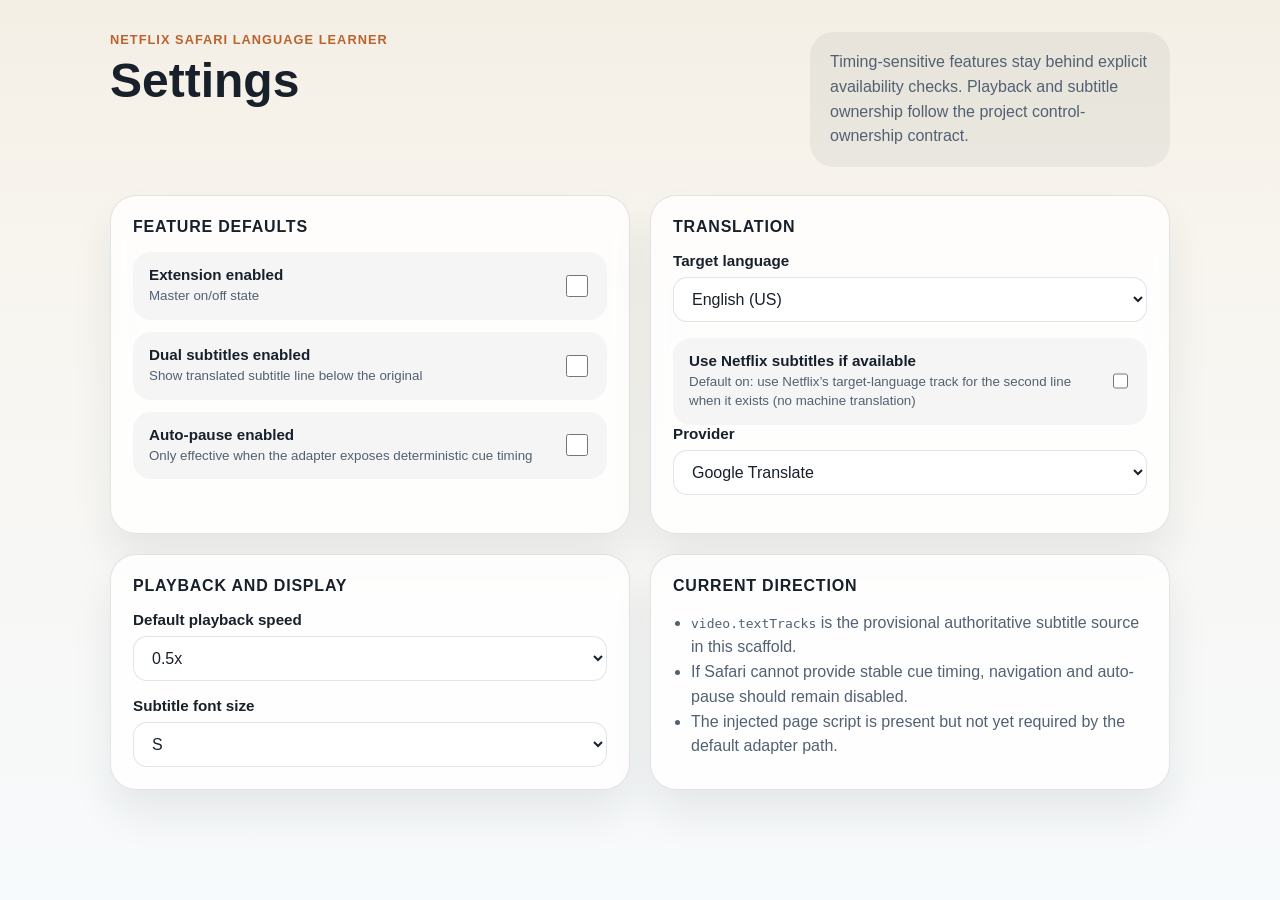
<file: options/index.html>
<!DOCTYPE html>
<html lang="en">
<head>
  <meta charset="UTF-8">
  <meta name="viewport" content="width=device-width, initial-scale=1.0">
  <title>Netflix Language Learner Settings</title>
  <link rel="stylesheet" href="options.css">
</head>
<body>
  <div class="page">
    <header class="masthead">
      <div>
        <p class="eyebrow">Netflix Safari Language Learner</p>
        <h1>Settings</h1>
      </div>
      <p class="lede">Timing-sensitive features stay behind explicit availability checks. Playback and subtitle ownership follow the project control-ownership contract.</p>
    </header>

    <main class="layout">
      <section class="panel">
        <h2>Feature Defaults</h2>
        <div class="toggle-list">
          <label class="toggle-row">
            <span>
              <strong>Extension enabled</strong>
              <small>Master on/off state</small>
            </span>
            <input id="extension-enabled" type="checkbox">
          </label>
          <label class="toggle-row">
            <span>
              <strong>Dual subtitles enabled</strong>
              <small>Show translated subtitle line below the original</small>
            </span>
            <input id="dual-sub-enabled" type="checkbox">
          </label>
          <label class="toggle-row">
            <span>
              <strong>Auto-pause enabled</strong>
              <small>Only effective when the adapter exposes deterministic cue timing</small>
            </span>
            <input id="auto-pause-enabled" type="checkbox">
          </label>
        </div>
      </section>

      <section class="panel">
        <h2>Translation</h2>
        <div class="field">
          <label for="target-language">Target language</label>
          <select id="target-language"></select>
        </div>
        <label class="toggle-row">
          <span>
            <strong>Use Netflix subtitles if available</strong>
            <small>Default on: use Netflix’s target-language track for the second line when it exists (no machine translation)</small>
          </span>
          <input id="use-netflix-target-subtitles-if-available" type="checkbox">
        </label>
        <div class="field">
          <label for="translation-provider">Provider</label>
          <select id="translation-provider"></select>
        </div>
        <div id="provider-link-wrap" class="hint hidden">
          <a id="provider-link" target="_blank" rel="noopener noreferrer">Get API key</a>
        </div>
        <div id="api-key-field" class="field hidden">
          <label for="provider-api-key">Provider API key</label>
          <input id="provider-api-key" type="password" autocomplete="off" spellcheck="false">
        </div>
        <div id="gemini-model-field" class="field hidden">
          <label for="gemini-model">Gemini model</label>
          <select id="gemini-model"></select>
        </div>
        <div id="grok-model-field" class="field hidden">
          <label for="grok-model">Grok model</label>
          <select id="grok-model"></select>
        </div>
      </section>

      <section class="panel">
        <h2>Playback And Display</h2>
        <div class="field">
          <label for="playback-speed">Default playback speed</label>
          <select id="playback-speed">
            <option value="0.5">0.5x</option>
            <option value="0.75">0.75x</option>
            <option value="1">1x</option>
            <option value="1.25">1.25x</option>
            <option value="1.5">1.5x</option>
            <option value="1.75">1.75x</option>
            <option value="2">2x</option>
          </select>
        </div>
        <div class="field">
          <label for="subtitle-font-size">Subtitle font size</label>
          <select id="subtitle-font-size"></select>
        </div>
      </section>

      <section class="panel panel-note">
        <h2>Current direction</h2>
        <ul>
          <li><code>video.textTracks</code> is the provisional authoritative subtitle source in this scaffold.</li>
          <li>If Safari cannot provide stable cue timing, navigation and auto-pause should remain disabled.</li>
          <li>The injected page script is present but not yet required by the default adapter path.</li>
        </ul>
      </section>
    </main>
  </div>

  <script src="../utils/language-utils.js"></script>
  <script src="../utils/extension-api.js"></script>
  <script src="options.js"></script>
</body>
</html>
</file>
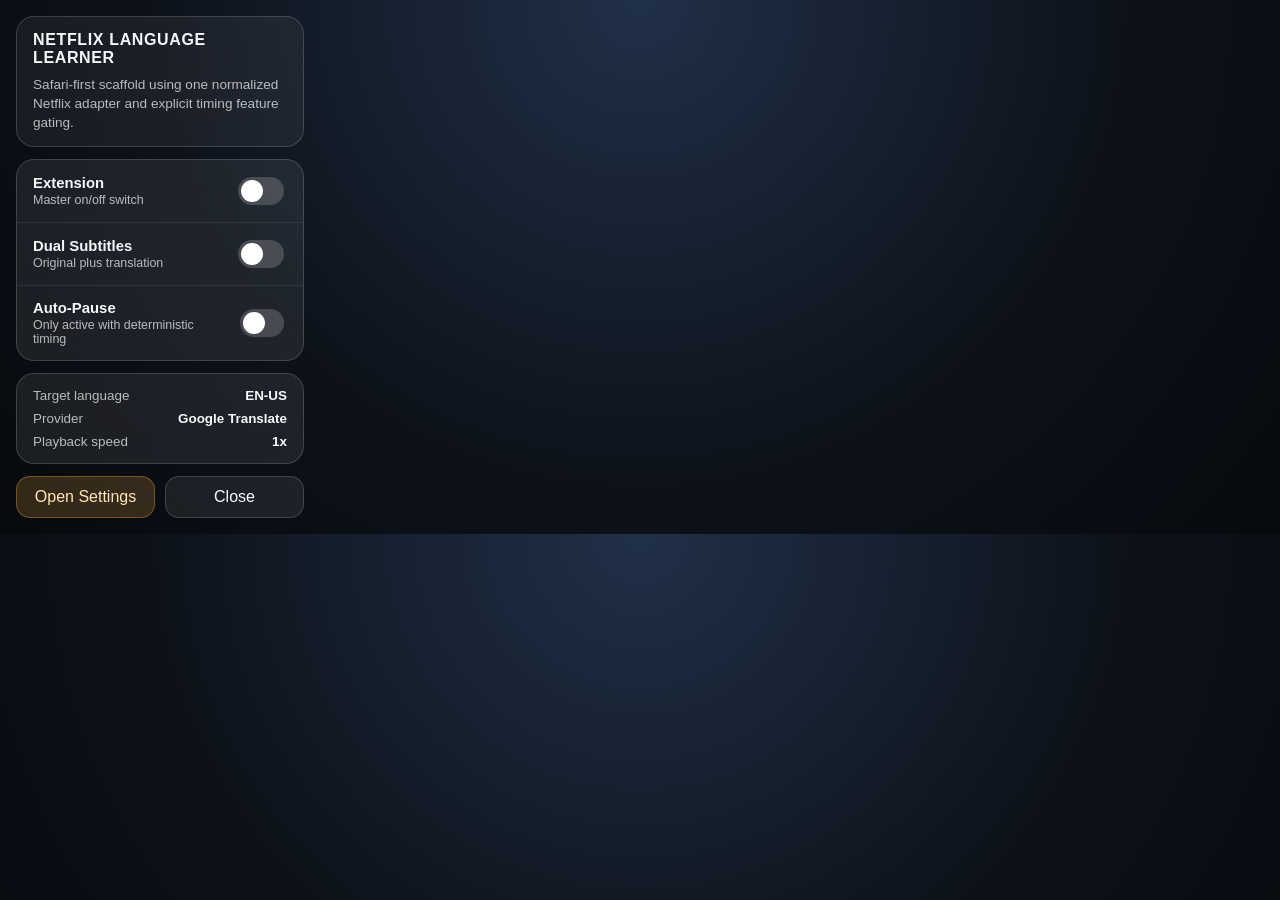
<file: popup.html>
<!DOCTYPE html>
<html lang="en">
<head>
  <meta charset="UTF-8">
  <meta name="viewport" content="width=device-width, initial-scale=1.0">
  <title>Netflix Language Learner</title>
  <style>
    :root {
      --popup-bg: radial-gradient(circle at top, #203048 0%, #0d121a 58%, #07090d 100%);
      --popup-surface: rgba(255, 255, 255, 0.08);
      --popup-border: rgba(255, 255, 255, 0.16);
      --popup-text: #f6f8fb;
      --popup-muted: rgba(246, 248, 251, 0.72);
      --popup-accent: #ffb347;
    }

    * {
      box-sizing: border-box;
    }

    body {
      margin: 0;
      width: 320px;
      min-height: 340px;
      padding: 16px;
      background: var(--popup-bg);
      color: var(--popup-text);
      font-family: "Avenir Next", "Segoe UI", sans-serif;
    }

    .popup {
      display: flex;
      flex-direction: column;
      gap: 12px;
    }

    .hero {
      padding: 14px 16px;
      border: 1px solid var(--popup-border);
      border-radius: 18px;
      background: rgba(255, 255, 255, 0.06);
      backdrop-filter: blur(16px);
    }

    .hero h1 {
      margin: 0;
      font-size: 1rem;
      letter-spacing: 0.04em;
      text-transform: uppercase;
    }

    .hero p {
      margin: 8px 0 0;
      color: var(--popup-muted);
      font-size: 0.85rem;
      line-height: 1.4;
    }

    .card {
      border: 1px solid var(--popup-border);
      border-radius: 18px;
      background: var(--popup-surface);
      backdrop-filter: blur(16px);
      overflow: hidden;
    }

    .row {
      display: flex;
      align-items: center;
      justify-content: space-between;
      gap: 12px;
      padding: 14px 16px;
    }

    .row + .row {
      border-top: 1px solid rgba(255, 255, 255, 0.08);
    }

    .label {
      display: flex;
      flex-direction: column;
      gap: 2px;
    }

    .label strong {
      font-size: 0.93rem;
      font-weight: 600;
    }

    .label span {
      color: var(--popup-muted);
      font-size: 0.78rem;
    }

    .switch {
      appearance: none;
      width: 46px;
      height: 28px;
      border-radius: 999px;
      background: rgba(255, 255, 255, 0.18);
      position: relative;
      cursor: pointer;
      transition: background 0.2s ease;
    }

    .switch::after {
      content: "";
      position: absolute;
      top: 3px;
      left: 3px;
      width: 22px;
      height: 22px;
      border-radius: 50%;
      background: white;
      transition: transform 0.2s ease;
    }

    .switch:checked {
      background: rgba(255, 179, 71, 0.4);
    }

    .switch:checked::after {
      transform: translateX(18px);
      background: #ffe6b8;
    }

    .meta {
      display: flex;
      flex-direction: column;
      gap: 8px;
      padding: 14px 16px;
    }

    .meta-item {
      display: flex;
      justify-content: space-between;
      gap: 10px;
      font-size: 0.84rem;
    }

    .meta-item span:first-child {
      color: var(--popup-muted);
    }

    .actions {
      display: grid;
      grid-template-columns: 1fr 1fr;
      gap: 10px;
    }

    button {
      appearance: none;
      border: 1px solid var(--popup-border);
      border-radius: 14px;
      background: rgba(255, 255, 255, 0.08);
      color: var(--popup-text);
      padding: 11px 12px;
      font: inherit;
      cursor: pointer;
    }

    button.primary {
      background: rgba(255, 179, 71, 0.18);
      border-color: rgba(255, 179, 71, 0.32);
      color: #ffe6b8;
    }
  </style>
</head>
<body>
  <div class="popup">
    <section class="hero">
      <h1>Netflix Language Learner</h1>
      <p>Safari-first scaffold using one normalized Netflix adapter and explicit timing feature gating.</p>
    </section>

    <section class="card">
      <div class="row">
        <div class="label">
          <strong>Extension</strong>
          <span>Master on/off switch</span>
        </div>
        <input id="extension-enabled" class="switch" type="checkbox">
      </div>
      <div class="row">
        <div class="label">
          <strong>Dual Subtitles</strong>
          <span>Original plus translation</span>
        </div>
        <input id="dual-sub-enabled" class="switch" type="checkbox">
      </div>
      <div class="row">
        <div class="label">
          <strong>Auto-Pause</strong>
          <span>Only active with deterministic timing</span>
        </div>
        <input id="auto-pause-enabled" class="switch" type="checkbox">
      </div>
    </section>

    <section class="card meta">
      <div class="meta-item">
        <span>Target language</span>
        <strong id="target-language">EN-US</strong>
      </div>
      <div class="meta-item">
        <span>Provider</span>
        <strong id="translation-provider">Google Translate</strong>
      </div>
      <div class="meta-item">
        <span>Playback speed</span>
        <strong id="playback-speed">1x</strong>
      </div>
    </section>

    <div class="actions">
      <button id="open-options" class="primary" type="button">Open Settings</button>
      <button id="close-popup" type="button">Close</button>
    </div>
  </div>

  <script src="utils/language-utils.js"></script>
  <script src="utils/extension-api.js"></script>
  <script src="popup.js"></script>
</body>
</html>
</file>
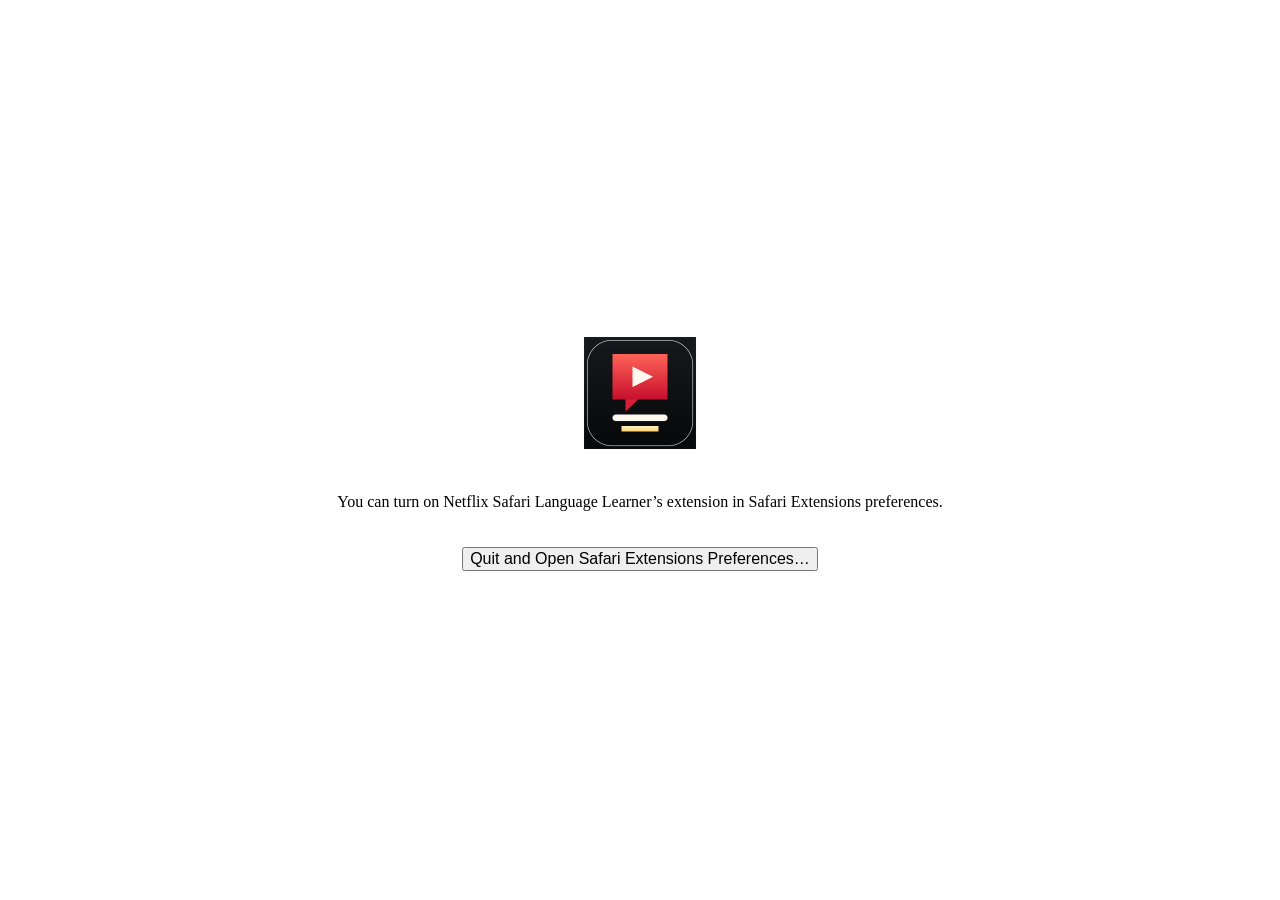
<file: safari-xcode/Netflix Safari Language Learner/Netflix Safari Language Learner/Resources/Base.lproj/Main.html>
<!DOCTYPE html>
<html>
<head>
    <meta http-equiv="Content-Type" content="text/html; charset=utf-8">
    <meta http-equiv="Content-Security-Policy" content="default-src 'self'">

    <meta name="viewport" content="width=device-width, initial-scale=1, user-scalable=no">

    <link rel="stylesheet" href="../Style.css">
    <script src="../Script.js" defer></script>
</head>
<body>
    <img src="../Icon.png" width="128" height="128" alt="Netflix Safari Language Learner Icon">
    <p class="state-unknown">You can turn on Netflix Safari Language Learner’s extension in Safari Extensions preferences.</p>
    <p class="state-on">Netflix Safari Language Learner’s extension is currently on. You can turn it off in Safari Extensions preferences.</p>
    <p class="state-off">Netflix Safari Language Learner’s extension is currently off. You can turn it on in Safari Extensions preferences.</p>
    <button class="open-preferences">Quit and Open Safari Extensions Preferences…</button>
</body>
</html>
</file>
<file: options/options.css>
:root {
  --page-bg: linear-gradient(180deg, #f4efe5 0%, #f8f5ef 28%, #f7fafc 100%);
  --ink: #17202b;
  --muted: #526172;
  --panel: rgba(255, 255, 255, 0.82);
  --border: rgba(23, 32, 43, 0.12);
  --accent: #b8642c;
  --accent-soft: rgba(184, 100, 44, 0.12);
}

* {
  box-sizing: border-box;
}

html,
body {
  margin: 0;
  min-height: 100%;
}

body {
  font-family: "Avenir Next", "Helvetica Neue", sans-serif;
  background: var(--page-bg);
  color: var(--ink);
}

.page {
  max-width: 1100px;
  margin: 0 auto;
  padding: 32px 20px 48px;
}

.masthead {
  display: grid;
  grid-template-columns: minmax(0, 1fr) minmax(260px, 360px);
  gap: 24px;
  align-items: start;
}

.eyebrow {
  margin: 0 0 10px;
  color: var(--accent);
  text-transform: uppercase;
  letter-spacing: 0.08em;
  font-size: 0.8rem;
  font-weight: 700;
}

.masthead h1 {
  margin: 0;
  font-size: clamp(2rem, 4vw, 3rem);
  line-height: 1;
}

.lede {
  margin: 0;
  padding: 18px 20px;
  border-radius: 24px;
  background: rgba(23, 32, 43, 0.06);
  color: var(--muted);
  line-height: 1.55;
}

.layout {
  display: grid;
  grid-template-columns: repeat(2, minmax(0, 1fr));
  gap: 20px;
  margin-top: 28px;
}

.panel {
  padding: 22px;
  border-radius: 26px;
  background: var(--panel);
  border: 1px solid var(--border);
  backdrop-filter: blur(10px);
  box-shadow: 0 24px 40px rgba(23, 32, 43, 0.08);
}

.panel h2 {
  margin: 0 0 16px;
  font-size: 1rem;
  text-transform: uppercase;
  letter-spacing: 0.05em;
}

.toggle-list {
  display: flex;
  flex-direction: column;
  gap: 12px;
}

.toggle-row {
  display: flex;
  justify-content: space-between;
  gap: 16px;
  align-items: center;
  padding: 14px 16px;
  border-radius: 18px;
  background: rgba(23, 32, 43, 0.04);
}

.toggle-row strong,
.field label {
  display: block;
  font-size: 0.95rem;
  font-weight: 600;
}

.toggle-row small {
  display: block;
  margin-top: 4px;
  color: var(--muted);
  line-height: 1.4;
}

.toggle-row input[type="checkbox"] {
  width: 22px;
  height: 22px;
  accent-color: var(--accent);
}

.field {
  display: flex;
  flex-direction: column;
  gap: 8px;
  margin-bottom: 16px;
}

.field:last-child {
  margin-bottom: 0;
}

select,
input[type="password"],
input[type="text"] {
  width: 100%;
  padding: 12px 14px;
  border-radius: 14px;
  border: 1px solid rgba(23, 32, 43, 0.12);
  background: rgba(255, 255, 255, 0.88);
  color: var(--ink);
  font: inherit;
}

select:focus,
input[type="password"]:focus,
input[type="text"]:focus {
  outline: none;
  border-color: var(--accent);
  box-shadow: 0 0 0 4px var(--accent-soft);
}

.hint {
  margin: -4px 0 14px;
}

.hint a {
  color: var(--accent);
  text-decoration: none;
  font-weight: 600;
}

.panel-note ul {
  margin: 0;
  padding-left: 18px;
  color: var(--muted);
  line-height: 1.55;
}

.hidden {
  display: none;
}

@media (max-width: 840px) {
  .masthead,
  .layout {
    grid-template-columns: 1fr;
  }
}
</file>
<file: safari-xcode/Netflix Safari Language Learner/Netflix Safari Language Learner/Resources/Style.css>
* {
    -webkit-user-select: none;
    -webkit-user-drag: none;
    cursor: default;
}

:root {
    color-scheme: light dark;

    --spacing: 20px;
}

html {
    height: 100%;
}

body {
    display: flex;
    align-items: center;
    justify-content: center;
    flex-direction: column;

    gap: var(--spacing);
    margin: 0 calc(var(--spacing) * 2);
    height: 100%;

    font: -apple-system-short-body;
    text-align: center;
}

body:not(.state-on, .state-off) :is(.state-on, .state-off) {
    display: none;
}

body.state-on :is(.state-off, .state-unknown) {
    display: none;
}

body.state-off :is(.state-on, .state-unknown) {
    display: none;
}

button {
    font-size: 1em;
}
</file>
